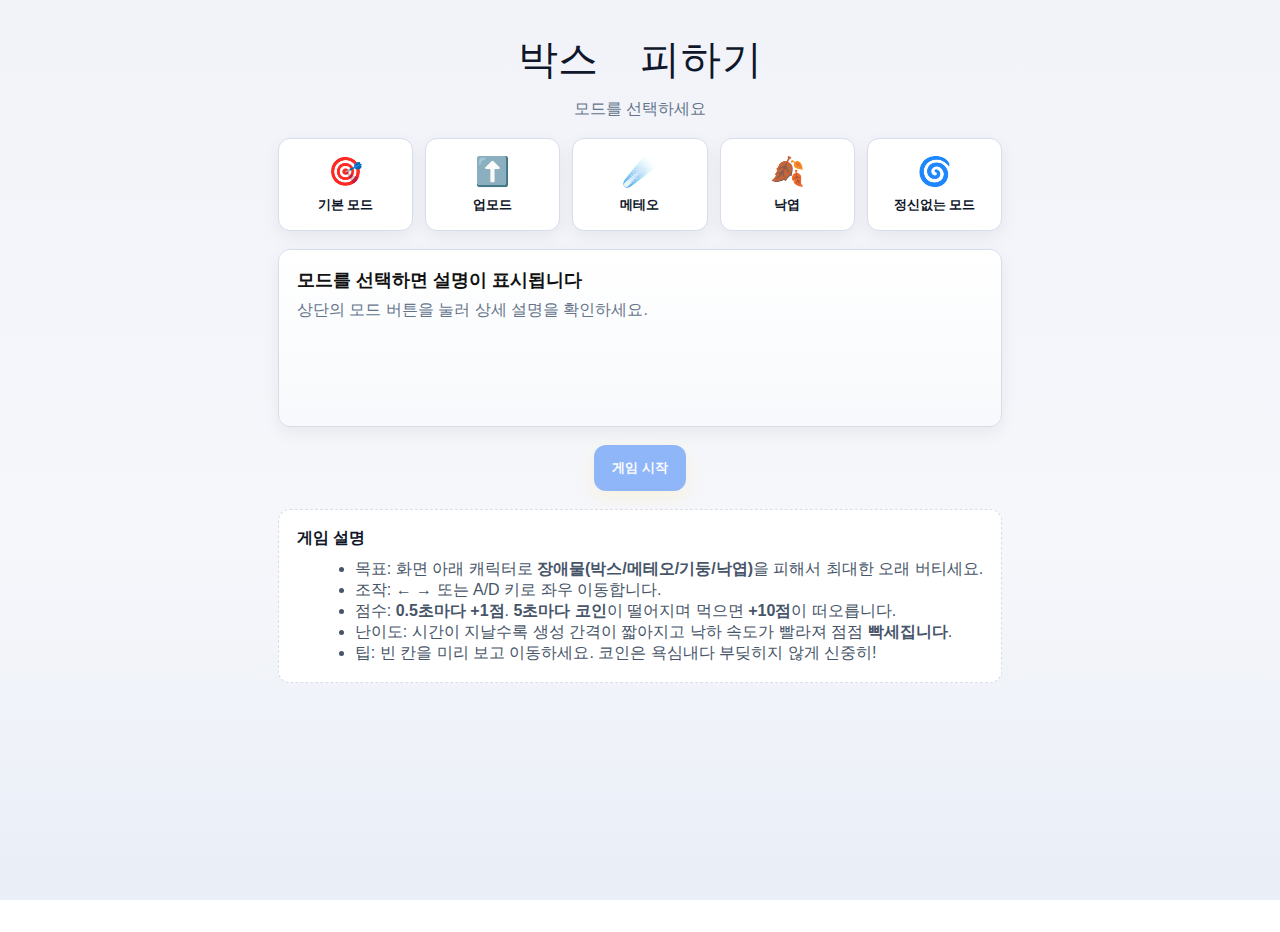
<file: index.html>
<!DOCTYPE html>
<html lang="ko">
<head>
  <meta charset="UTF-8" />
  <meta name="viewport" content="width=device-width, initial-scale=1" />
  <title>박스 피하기 - 모드 선택</title>
  <link rel="preconnect" href="https://fonts.googleapis.com" />
  <link rel="preconnect" href="https://fonts.gstatic.com" crossorigin />
  <link href="https://fonts.googleapis.com/css2?family=Press+Start+2P&family=Pretendard:wght@400;600&display=swap" rel="stylesheet" />
  <link rel="stylesheet" href="css/style.css" />
  <style>
    .menu-wrap{ max-width: 1000px; margin: 0 auto; display: grid; gap: 18px; padding:16px; }
    .title{ font-family: "Press Start 2P", system-ui; font-size: clamp(22px, 3.6vw, 40px); text-align:center; color:#0f172a; letter-spacing:.02em; }
    .subtitle{ text-align:center; color:#64748b; margin-top:-6px; }
    .mode-grid{ display:grid; grid-template-columns: repeat(5, minmax(0,1fr)); gap:12px; }
    .mode-btn{ padding:16px 10px; border:1px solid #d7ddea; border-radius:12px; background:#fff; box-shadow: 0 6px 18px rgba(17,17,17,.06); cursor:pointer; transition: all .15s ease; text-align:center; }
    .mode-btn:hover{ transform: translateY(-2px); box-shadow: 0 10px 24px rgba(17,17,17,.10); }
    .mode-btn.active{ outline:2px solid #3b82f6; box-shadow: 0 8px 20px rgba(59,130,246,.25); }
    .mode-emoji{ font-size: 28px; display:block; margin-bottom:8px; }
    .mode-name{ font-weight:800; color:#0f172a; }
    .desc-card{ padding:18px; border:1px solid #d7ddea; border-radius:12px; background:linear-gradient(180deg,#fff,#f7f9fc); box-shadow: 0 6px 18px rgba(17,17,17,.06); min-height: 140px; }
    .desc-card h3{ margin:0 0 8px; font-size:18px; color:#111; }
    .desc-card p{ margin:0 0 6px; color:#475569; }
    .desc-card ul{ margin:8px 0 0 18px; color:#475569; }
    .actions{ display:flex; justify-content:center; gap:10px; }
    .btn.big{ padding:14px 18px; font-weight:800; border-radius:12px; }
    .btn.primary{ background:#3b82f6; color:#fff; border:none; }
    .btn[disabled]{ opacity:.55; cursor:not-allowed }
    .guide{ padding:18px; border:1px dashed #d7ddea; border-radius:12px; background:#fff; color:#475569; }
    .guide h3{ margin:0 0 10px; font-size:16px; color:#0f172a; }
    .guide ul{ margin:8px 0 0 18px; }
  </style>
</head>
<body>
  <div class="viewport">
    <main class="menu-wrap">
      <div class="title">박스 피하기</div>
      <div class="subtitle">모드를 선택하세요</div>

      <section class="mode-grid" id="modeGrid">
        <button class="mode-btn" data-mode="default"><span class="mode-emoji">🎯</span><span class="mode-name">기본 모드</span></button>
        <button class="mode-btn" data-mode="up"><span class="mode-emoji">⬆️</span><span class="mode-name">업모드</span></button>
        <button class="mode-btn" data-mode="meteor"><span class="mode-emoji">☄️</span><span class="mode-name">메테오</span></button>
        <button class="mode-btn" data-mode="leaf"><span class="mode-emoji">🍂</span><span class="mode-name">낙엽</span></button>
        <button class="mode-btn" data-mode="chaos"><span class="mode-emoji">🌀</span><span class="mode-name">정신없는 모드</span></button>
      </section>

      <section class="desc-card">
        <h3 id="modeTitle">모드를 선택하면 설명이 표시됩니다</h3>
        <div id="modeDesc" style="color:#64748b">상단의 모드 버튼을 눌러 상세 설명을 확인하세요.</div>
      </section>

      <div class="actions">
        <button id="btnStart" class="btn big primary" disabled>게임 시작</button>
      </div>

      <section class="guide">
        <h3>게임 설명</h3>
        <ul>
          <li>목표: 화면 아래 캐릭터로 <b>장애물(박스/메테오/기둥/낙엽)</b>을 피해서 최대한 오래 버티세요.</li>
          <li>조작: ← → 또는 A/D 키로 좌우 이동합니다.</li>
          <li>점수: <b>0.5초마다 +1점</b>. <b>5초마다 코인</b>이 떨어지며 먹으면 <b>+10점</b>이 떠오릅니다.</li>
          <li>난이도: 시간이 지날수록 생성 간격이 짧아지고 낙하 속도가 빨라져 점점 <b>빡세집니다</b>.</li>
          <li>팁: 빈 칸을 미리 보고 이동하세요. 코인은 욕심내다 부딪히지 않게 신중히!</li>
        </ul>
      </section>
    </main>
  </div>

  <script src="js/menu.js"></script>
</body>
</html>
</file>
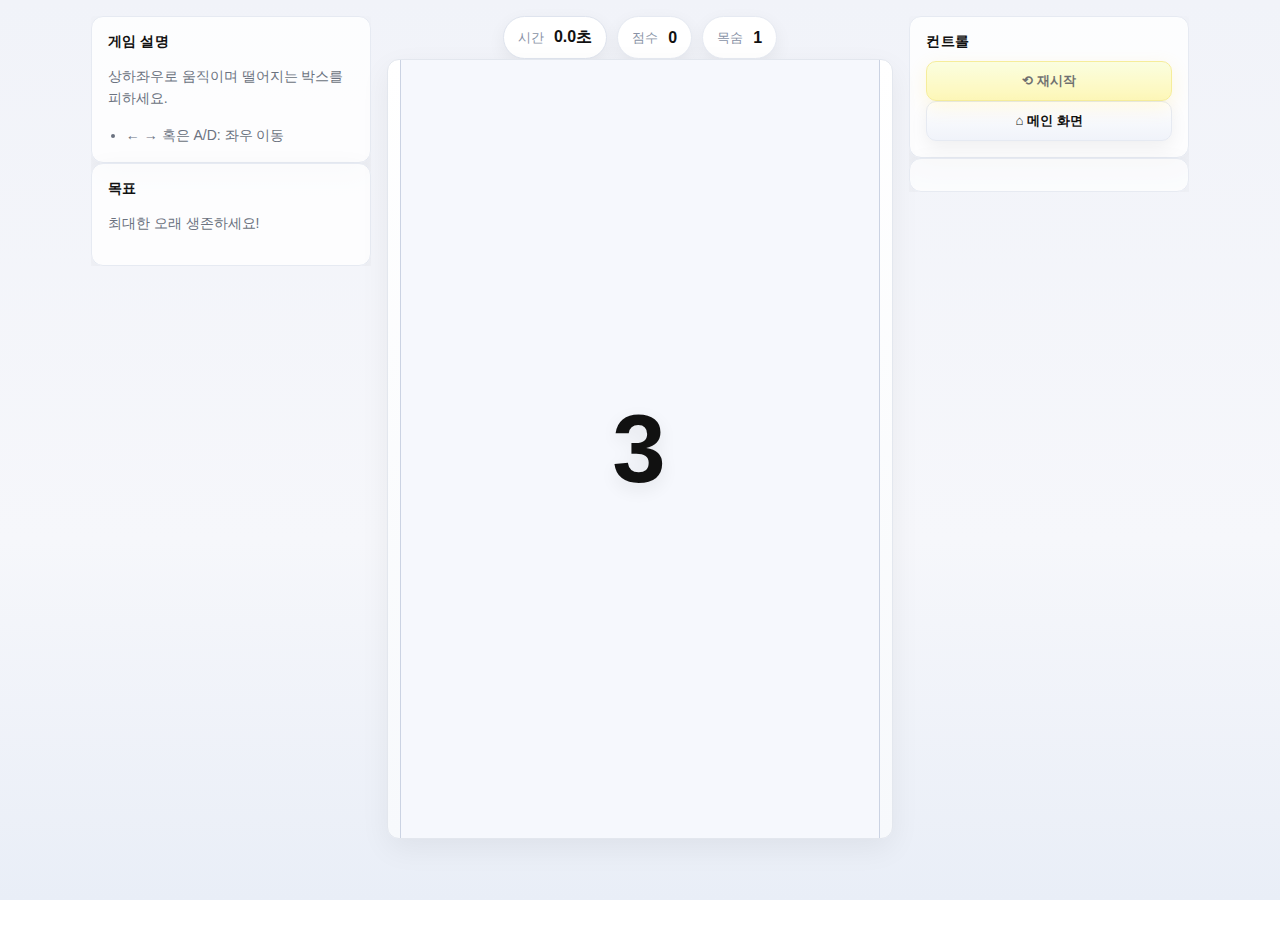
<file: game.html>
<!DOCTYPE html>
<html lang="ko">
<head>
  <meta charset="UTF-8" />
  <meta name="viewport" content="width=device-width, initial-scale=1" />
  <title>박스 피하기 - 게임</title>
  <!-- 클래식 아케이드 느낌의 폰트 -->
  <link rel="preconnect" href="https://fonts.googleapis.com" />
  <link rel="preconnect" href="https://fonts.gstatic.com" crossorigin />
  <link href="https://fonts.googleapis.com/css2?family=Press+Start+2P&family=Pretendard:wght@400;600&display=swap" rel="stylesheet" />
  <link rel="stylesheet" href="css/style.css" />
</head>
<body>
  <div class="viewport">
    <!-- 상단 제목 제거 -->
    <main class="layout">
      <!-- 좌측 패널 -->
      <aside class="side-panel left">
        <section class="card">
          <h2>게임 설명</h2>
          <p>상하좌우로 움직이며 떨어지는 박스를 피하세요.</p>
          <ul class="hint">
            <li>← → 혹은 A/D: 좌우 이동</li>
          </ul>
        </section>
        <section class="card">
          <h2>목표</h2>
          <p>최대한 오래 생존하세요!</p>
        </section>
      </aside>

      <!-- 중앙: 게임 스테이지 -->
      <section class="stage-wrap">
        <div class="stage-topbar">
          <div class="pill soft"><span>시간</span><strong id="ui-time">0.0초</strong></div>
          <div class="pill"><span>점수</span><strong id="ui-score">0</strong></div>
          <div class="pill"><span>목숨</span><strong id="ui-lives">1</strong></div>
        </div>

        <div id="game-stage" class="bezel">
          <div class="scale-box">
            <canvas id="gameCanvas" width="480" height="800"></canvas>
          </div>
          <div id="countdown" class="countdown hidden" aria-live="polite"></div>
        </div>
      </section>

      <!-- 우측 패널 -->
      <aside class="side-panel right">
        <section class="card">
          <h2>컨트롤</h2>
          <button id="btnRestart" class="btn primary wide">⟲ 재시작</button>
          <!-- 추가: 메인 화면으로 -->
          <button id="btnToMenu" class="btn wide">⌂ 메인 화면</button>
        </section>

        <!-- 숨김 영역: 기존 모드 버튼(DOM 유지) -->
        <section style="display:none" aria-hidden="true">
          <button id="btnUpMode"></button>
          <button id="btnMeteorMode"></button>
          <button id="btnLeafMode"></button>
        </section>
        <section class="card muted"></section>
      </aside>
    </main>
  </div>

  <!-- 게임 로직 -->
  <script src="js/avoid_boxes.js"></script>
  <!-- 모드 자동 시작 런처 -->
  <script src="js/launcher.js"></script>
  <!-- UI/레이아웃 스크립트 -->
  <script src="js/ui.js"></script>
  <!-- 모드별 재시작 라우터 -->
  <script src="js/restart_router.js"></script>
</body>
</html>
</file>
<file: css/style.css>
canvas {
    display: block;
    margin: 20px auto;
    background-color: #f2f2f2;
    border: 1px solid black;
}

:root{
  /* Light theme */
  --bg0:#f6f7fb;
  --bg1:#f1f3f9;
  --bg2:#e9eef7;
  --fg:#1c1f28;
  --fg-dim:#6b7280;
  --accent:#111;
  --accent-2:#111;
  --danger:#ef476f;

  --panel:#ffffffcc;
  --bezel-edge:#e3e7ee;
  --pill:#fff;
  --shadow: 0 10px 30px rgba(17,17,17,.06);

  --scale: 1;
  --stretchX: 1.06; /* 가로로 살짝 넓혀보이게(로직 영향 없음) */
}

/* 페이지 스크롤 금지 */
html,body{
  height:100%;
  margin:0;
  overflow:hidden;
  color:var(--fg);
  background: linear-gradient(180deg, var(--bg1), var(--bg0) 60%, var(--bg2) 100%);
  font-family:"Pretendard",-apple-system,BlinkMacSystemFont,Segoe UI,Roboto,Arial,sans-serif;
}

.viewport{ height:100dvh; display:flex; flex-direction:column; gap:16px; padding:16px; }

/* 그리드 자체를 가운데 정렬 */
.layout{
  flex:1; min-height:0;
  display:grid;
  grid-template-columns: 280px 1fr 280px;
  gap:16px;
  align-items:start;
  max-width: 1280px;       /* 중앙 고정 폭 */
  margin: 0 auto;          /* 가운데 정렬 */
}

.side-panel{ min-height:0; max-height:100%; overflow:auto; }

.side-panel .card{
  background:var(--panel);
  border:1px solid #e6eaf2;
  border-radius:12px;
  padding:16px;
  box-shadow: var(--shadow);
}

.card h2{ margin:0 0 10px; font-size:14px; color:var(--accent); font-weight:700; letter-spacing:.02em; }
.card p, .card li{ color:var(--fg-dim); font-size:14px; line-height:1.6 }
.card.muted{ opacity:.9 }
.hint{ margin:8px 0 0; padding-left:18px }

/* 상단 바: 시간 크게 */
.stage-topbar{ width:100%; max-width:720px; display:flex; gap:10px; justify-content:center; flex-wrap:wrap; }
.pill{
  display:flex; gap:10px; align-items:center; padding:10px 14px;
  background:var(--pill);
  border:1px solid #e6eaf2;
  border-radius:999px;
  box-shadow: 0 6px 18px rgba(17,17,17,.06);
}
.pill span{ color:#8892a6; font-size:13px }
.pill strong{ color:#111; font-weight:800; font-size:16px } /* 크기 ↑ */
.pill.soft{ background:#fff; border-color:#dfe4ee }

/* 무적 배지 */
.pill.inv{
  background: linear-gradient(180deg,#fff7cc,#ffef7a);
  border-color:#f2d74f;
  box-shadow: 0 6px 18px rgba(255,210,0,.25);
}
.pill.inv span{ color:#a07300; }
.pill.inv strong{ color:#5c4300; font-weight:900 }

/* 얇은 베젤 + 하단/측면 삐져나옴 방지 */
#game-stage{
  --bezel-pad: 6px;
  position:relative;
  display:flex;
  align-items:center;     /* 세로 가운데로 → 위/아래 하얀 여백 두께 동일 */
  justify-content:center;
  padding:var(--bezel-pad);
  border-radius:12px;
  background: linear-gradient(180deg, #fff, #f7f9fc);
  border:1px solid var(--bezel-edge);
  box-shadow: var(--shadow);
  overflow:hidden;
}

/* 캔버스 */
#gameCanvas{
  width:100%; height:100%; display:block;
  image-rendering: pixelated; image-rendering: crisp-edges;
  background:#f6f8fd;
  border:none;                 /* 전역 canvas 보더 무시(검은 선 제거) */
  border-radius:10px;
  box-shadow: inset 0 0 20px rgba(17,17,17,.06);
}

/* 버튼 */
.btn{ border:none; border-radius:10px; padding:10px 14px; font-weight:700; color:#111; cursor:pointer;
  transition:.15s transform ease,.15s filter ease;
  background:linear-gradient(180deg,#fff,#f0f3fa); border:1px solid #e6eaf2; box-shadow:0 6px 18px rgba(17,17,17,.06);
}
.btn:hover{ transform:translateY(-1px) }
.btn:active{ transform:translateY(0) scale(.98) }
.btn.primary{ background:linear-gradient(180deg,#faffcc,#fff48a); border-color:#f2e35a; box-shadow:0 6px 18px rgba(255,212,0,.2) }
.btn.wide{ width:100% }

/* 카운트다운 오버레이 */
.countdown{
  position:absolute; inset:0;
  display:flex; align-items:center; justify-content:center;
  font-weight:900; color:#111;
  font-size: clamp(56px, 8vw, 96px);   /* 숫자 크게 */
  letter-spacing:.02em;
  text-shadow: 0 6px 18px rgba(17,17,17,.08);
  pointer-events:none;
}
.countdown.hidden{ display:none }
/* 배경 없앰: .countdown .bubble 스타일 및 관련 배경/테두리 제거 */

/* 중앙 카운트다운: 무적용(진한 노랑) */
.countdown.inv{
  color:#e8b400;                     /* 진한 노랑 */
  text-shadow: 0 6px 24px rgba(232,180,0,.45);
  font-weight:900;
}

@media (max-width:1100px){
  .layout{ grid-template-columns:1fr; max-width: 720px; }
  .side-panel.left,.side-panel.right{ order:2 }
  .stage-wrap{ order:1 }
  .hide-sm{ display:none }
}

/* Windows 스크롤바 */
*{ scrollbar-width:thin; }
*::-webkit-scrollbar{ height:8px; width:8px }
*::-webkit-scrollbar-thumb{ background:#d7ddea; border-radius:999px }
</file>
